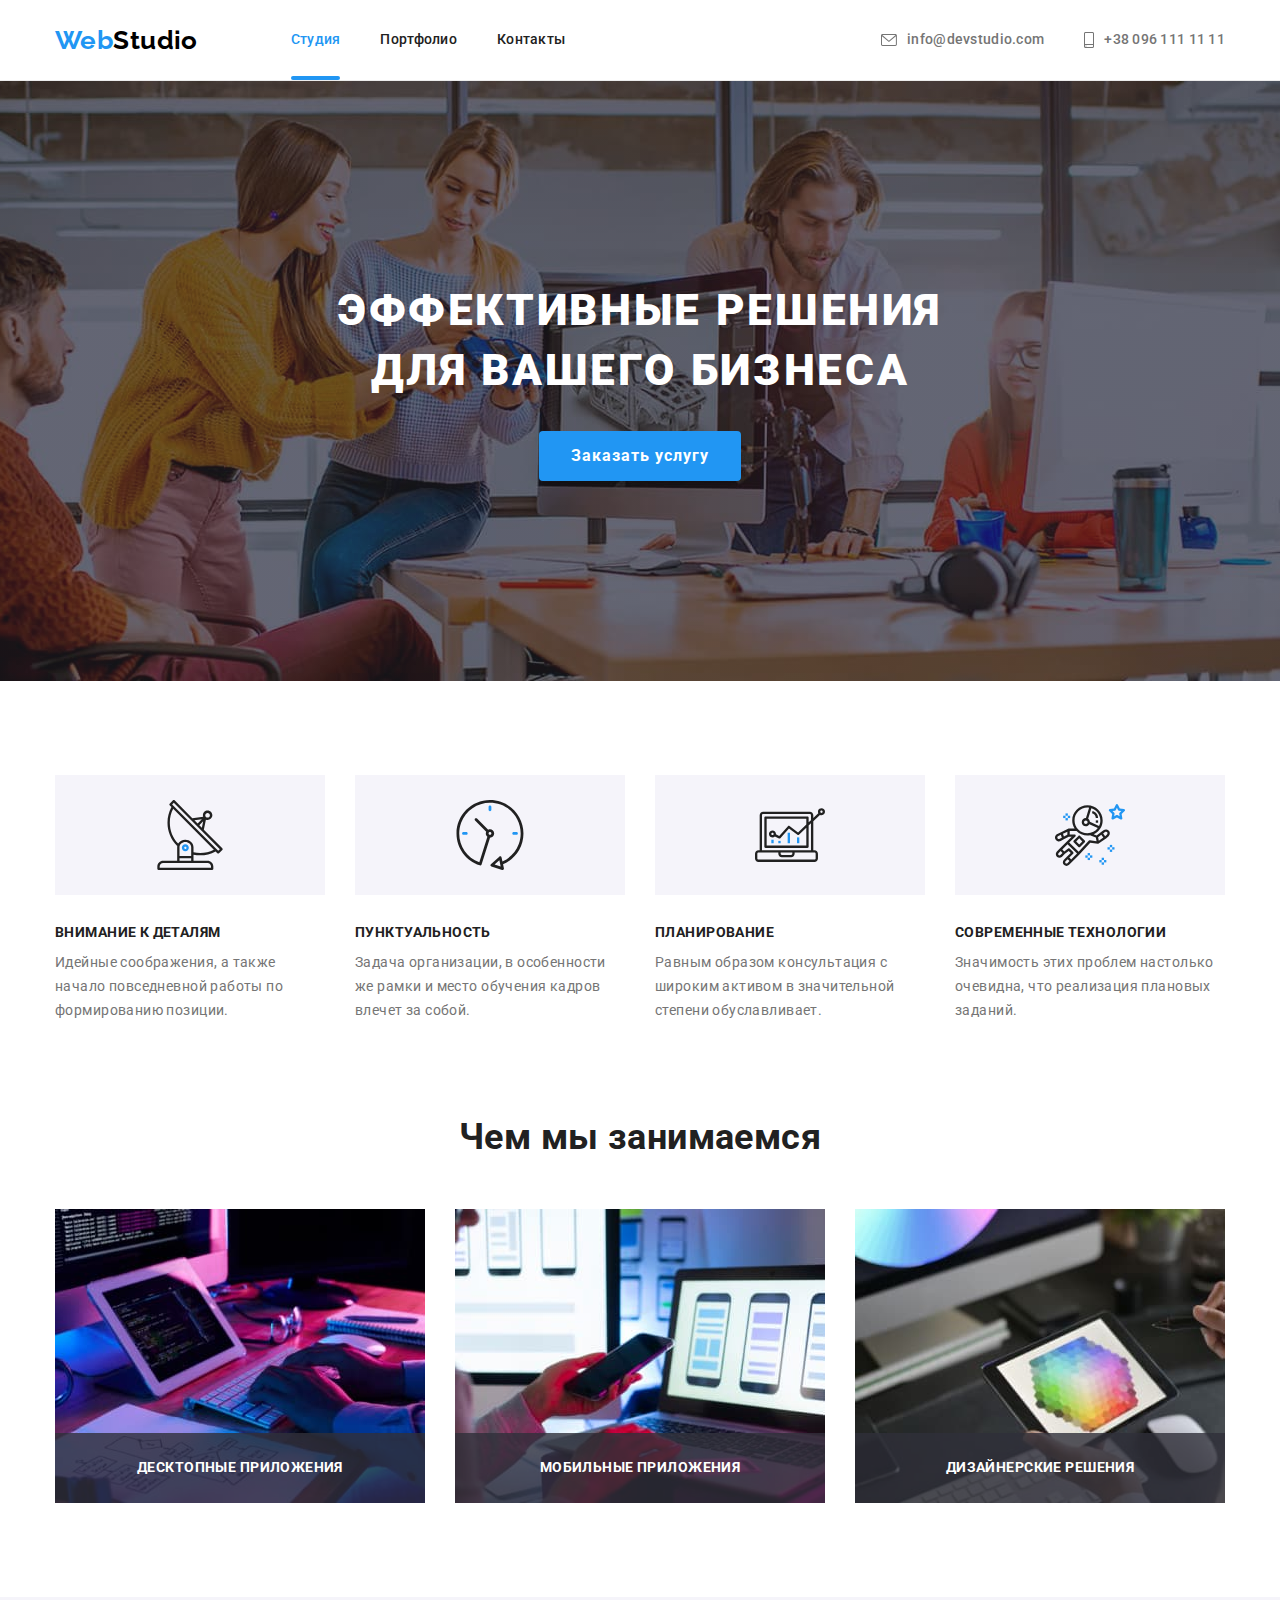
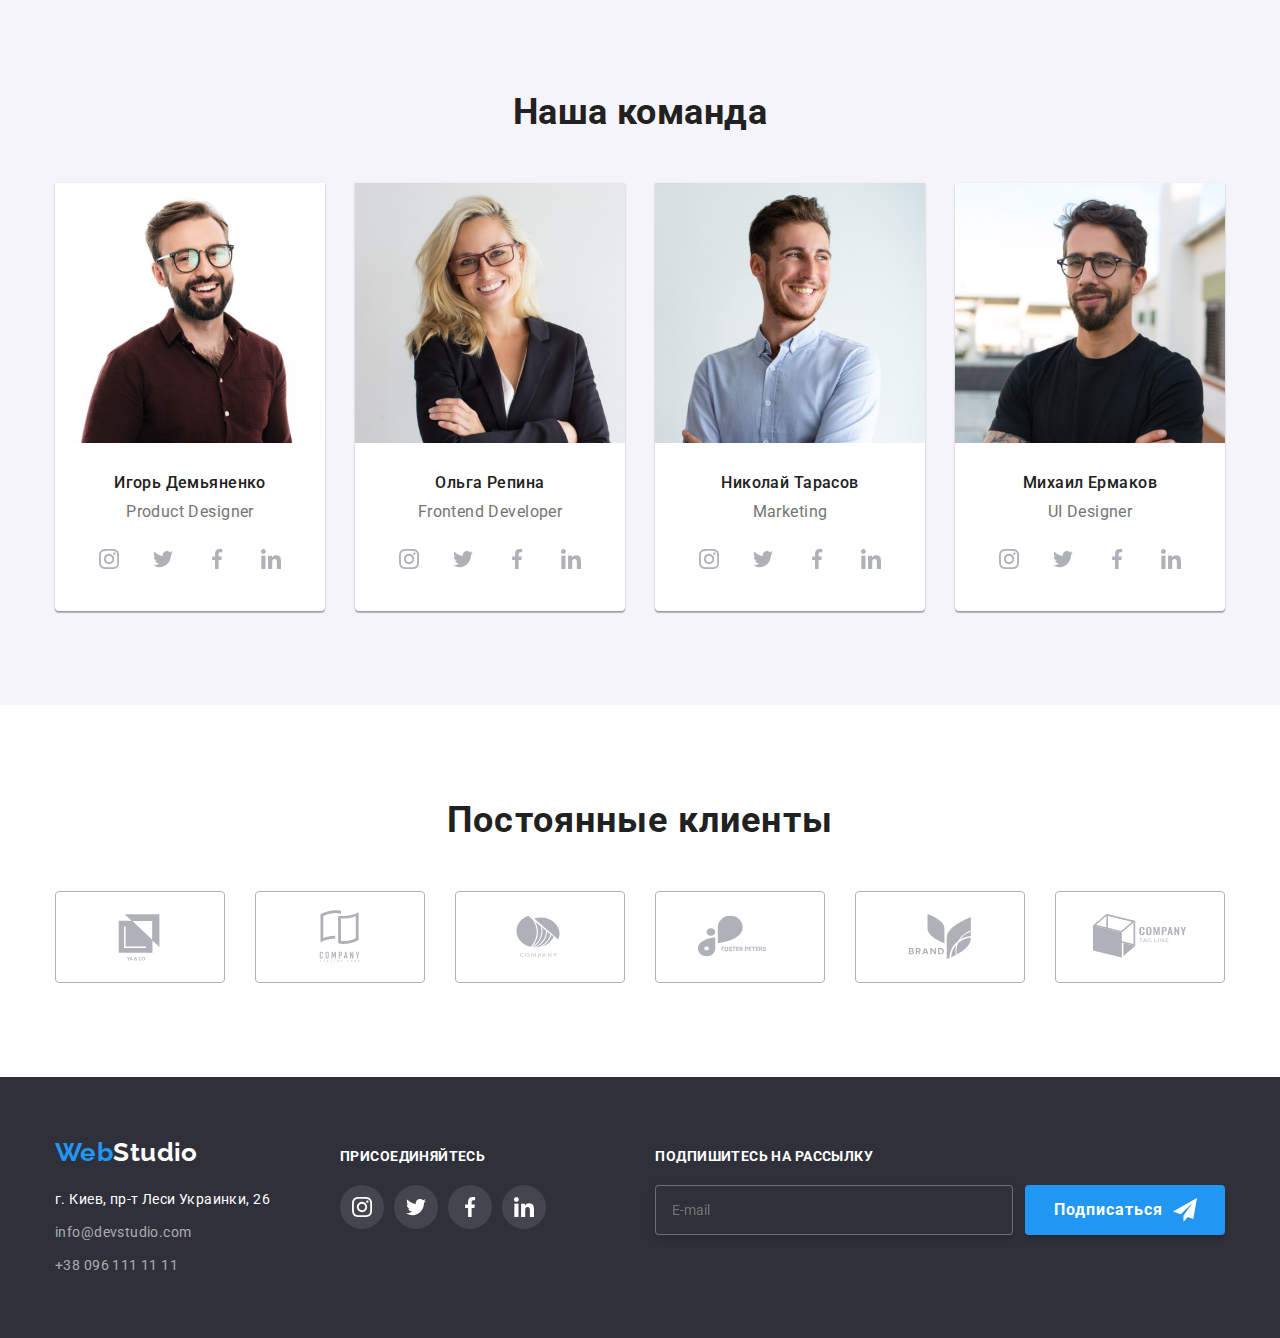
<file: index.html>
<!DOCTYPE html>
<html lang="ru">

<head>
    <meta charset="UTF-8">
    <meta http-equiv="X-UA-Compatible" content="IE=edge">
    <meta name="viewport" content="width=device-width, initial-scale=1.0">
    <title>Студия</title>
    <!--Custome fonts-->
    <link rel="preconnect" href="https://fonts.googleapis.com">
    <link rel="preconnect" href="https://fonts.gstatic.com" crossorigin>
    <link
        href="https://fonts.googleapis.com/css2?family=Raleway:wght@700&family=Roboto:wght@400;500;700;900&display=swap"
        rel="stylesheet">
    <!-- Normalize styles -->
    <link rel="stylesheet" href="https://cdn.jsdelivr.net/npm/modern-normalize@1.1.0/modern-normalize.min.css" />

    <!--Custome style-->
    <!-- <link rel="stylesheet" href="./css/styles.css"> -->
    <link rel="stylesheet" href="./css/main.min.css">

</head>

<body>
    <!-- Cекція Хедер-->
    <header class="header">
        <div class="container header__container">

            <a class="logo logo--header" href="./index.html"><span class="logo__accent">Web</span>Studio</a>
            <nav class="nav">
                <ul class="nav__list list ">
                    <li class="nav__item"><a class="nav__link link current__link" href="./index.html">Студия</a>
                    </li>
                    <li class="nav__item"><a class="nav__link link" href="./portfolio.html">Портфолио</a></li>
                    <li class="nav__item"><a class="nav__link link" href="./index.html">Контакты</a></li>
                </ul>
            </nav>

            <ul class="contact list">
                <li class="contact__item">
                    <a class="contact__link link" href="mailto:info@devstudio.com">
                        <svg class="contact__icon" width="16px" height="12px">
                            <use href="./images/icons.svg#icon-envelope"></use>
                        </svg>
                        info@devstudio.com</a>
                </li>
                <li class="contact__item">
                    <a class="contact__link link" href="tel:+380961111111">
                        <svg class="contact__icon" width="10px" height="16px">
                            <use href="./images/icons.svg#icon-smartphone"></use>
                        </svg>
                        +38 096 111 11 11</a>
                </li>
            </ul>

        </div>

    </header>

    <!--Блок унікального контенту на сторінці-->
    <main>

        <!--Секція Hero-->
        <section class="hero">
            <div class="container hero__container">
                <h1 class="hero__title">Эффективные решения для вашего бизнеса</h1>
                <button class="btn" type="button" data-modal-open>Заказать услугу</button>
            </div>

        </section>

        <!--Секція особливості-->
        <section class="features section">
            <div class="container features__container">
                <h2 class="visually-hidden">Особенности</h2>
                <ul class="features__list list">
                    <li class="features__item">
                        <div class="features__icon">
                            <svg width="70px" height="70px">
                                <use href="./images/icons.svg#icon-antenna">

                                </use>
                            </svg>
                        </div>
                        <h3 class="features__title">Внимание к деталям</h3>
                        <p class="features__descr">
                            Идейные соображения, а также начало повседневной работы по
                            формированию позиции.
                        </p>
                    </li>

                    <li class="features__item">
                        <div class="features__icon">
                            <svg width="70px" height="70px">
                                <use href="./images/icons.svg#icon-clock">

                                </use>
                            </svg>
                        </div>
                        <h3 class="features__title">Пунктуальность</h3>
                        <p class="features__descr">
                            Задача организации, в особенности же рамки и место обучения
                            кадров влечет за собой.
                        </p>
                    </li>

                    <li class="features__item">
                        <div class="features__icon">
                            <svg width="70px" height="70px">
                                <use href="./images/icons.svg#icon-diagram">

                                </use>
                            </svg>
                        </div>
                        <h3 class="features__title">Планирование</h3>
                        <p class="features__descr">
                            Равным образом консультация с широким активом в значительной
                            степени обуславливает.
                        </p>
                    </li>

                    <li class="features__item">
                        <div class="features__icon">
                            <svg width="70px" height="70px">
                                <use href="./images/icons.svg#icon-astronaut">

                                </use>
                            </svg>
                        </div>
                        <h3 class="features__title">Современные технологии</h3>
                        <p class="features__descr">
                            Значимость этих проблем настолько очевидна, что реализация
                            плановых заданий.
                        </p>
                    </li>
                </ul>
            </div>
        </section>


        <!--Секція чим ми займаємося-->
        <section class="about section">
            <div class="container about__container">
                <h2 class="about__title">Чем мы занимаемся</h2>
                <ul class="about__list list">
                    <li class="about__item">
                        <img src="./images/about/img-1.jpg" alt="написання коду" width="370">
                        <p class="about__descr">Десктопные приложения</p>
                    </li>

                    <li class="about__item">
                        <img src="./images/about/img-2.jpg" alt="адаптація до екрану" width="370">
                        <p class="about__descr">Мобильные приложения</p>
                    </li>

                    <li class="about__item">
                        <img src="./images/about/img-3.jpg" alt="підбір кольорів" width="370">
                        <p class="about__descr">Дизайнерские решения</p>
                    </li>
                </ul>
            </div>

        </section>

        <!--Секція Наша команда-->
        <section class="team section">
            <div class="container team__container">
                <h2 class="team__title">Наша команда</h2>
                <ul class="team__list list">
                    <li class="team__member">
                        <img src="./images/team/img-4.jpg" alt="фото Игорь Демьяненко" width="270" />
                        <div class="team-card">
                            <h3 class="team-card__title">Игорь Демьяненко</h3>
                            <p class="team-card__position" lang="en">Product Designer</p>
                            <ul class="social-media list">
                                <li class="social-media__item">
                                    <a class="social-media__link link" href="" target="_blank" rel="noopener noreferrer"
                                        aria-label="instagram">
                                        <svg class="social-media__icon" width="20" height="20">
                                            <use href="./images/icons.svg#icon-instagram"></use>
                                        </svg>
                                    </a>
                                </li>
                                <li class="social-media__item">
                                    <a class="social-media__link link" href="" target="_blank" rel="noopener noreferrer"
                                        aria-label="twitter">
                                        <svg class="social-media__icon" width="20" height="20">
                                            <use href="./images/icons.svg#icon-twitter"></use>
                                        </svg>
                                    </a>
                                </li>
                                <li class="social-media__item">
                                    <a class="social-media__link link" href="" target="_blank" rel="noopener noreferrer"
                                        aria-label="facebook">
                                        <svg class="social-media__icon" width="20" height="20">
                                            <use href="./images/icons.svg#icon-facebook"></use>
                                        </svg>
                                    </a>
                                </li>
                                <li class="social-media__item">
                                    <a class="social-media__link link" href="" target="_blank" rel="noopener noreferrer"
                                        aria-label="linkedin">
                                        <svg class="social-media__icon" width="20" height="20">
                                            <use href="./images/icons.svg#icon-linkedin"></use>
                                        </svg>
                                    </a>
                                </li>
                            </ul>
                        </div>
                    </li>
                    <li class="team__member">
                        <img src="./images/team/img-5.jpg" alt="фото Ольга Репина" width="270" />
                        <div class="team-card">
                            <h3 class="team-card__title">Ольга Репина</h3>
                            <p class="team-card__position" lang="en">Frontend Developer</p>
                            <ul class="social-media list">
                                <li class="social-media__item">
                                    <a class="social-media__link link" href="" target="_blank" rel="noopener noreferrer"
                                        aria-label="instagram">
                                        <svg class="social-media__icon" width="20" height="20">
                                            <use href="./images/icons.svg#icon-instagram"></use>
                                        </svg>
                                    </a>
                                </li>
                                <li class="social-media__item">
                                    <a class="social-media__link link" href="" target="_blank" rel="noopener noreferrer"
                                        aria-label="twitter">
                                        <svg class="social-media__icon" width="20" height="20">
                                            <use href="./images/icons.svg#icon-twitter"></use>
                                        </svg>
                                    </a>
                                </li>
                                <li class="social-media__item">
                                    <a class="social-media__link link" href="" target="_blank" rel="noopener noreferrer"
                                        aria-label="facebook">
                                        <svg class="social-media__icon" width="20" height="20">
                                            <use href="./images/icons.svg#icon-facebook"></use>
                                        </svg>
                                    </a>
                                </li>
                                <li class="social-media__item">
                                    <a class="social-media__link link" href="" target="_blank" rel="noopener noreferrer"
                                        aria-label="linkedin">
                                        <svg class="social-media__icon" width="20" height="20">
                                            <use href="./images/icons.svg#icon-linkedin"></use>
                                        </svg>
                                    </a>
                                </li>
                            </ul>
                        </div>
                    </li>

                    <li class="team__member">
                        <img src="./images/team/img-6.jpg" alt="фото Николай Тарасов" width="270" />
                        <div class="team-card">
                            <h3 class="team-card__title">Николай Тарасов</h3>
                            <p class="team-card__position" lang="en">Marketing</p>
                            <ul class="social-media list">
                                <li class="social-media__item">
                                    <a class="social-media__link link" href="" target="_blank" rel="noopener noreferrer"
                                        aria-label="instagram">
                                        <svg class="social-media__icon" width="20" height="20">
                                            <use href="./images/icons.svg#icon-instagram"></use>
                                        </svg>
                                    </a>
                                </li>
                                <li class="social-media__item">
                                    <a class="social-media__link link" href="" target="_blank" rel="noopener noreferrer"
                                        aria-label="twitter">
                                        <svg class="social-media__icon" width="20" height="20">
                                            <use href="./images/icons.svg#icon-twitter"></use>
                                        </svg>
                                    </a>
                                </li>
                                <li class="social-media__item">
                                    <a class="social-media__link link" href="" target="_blank" rel="noopener noreferrer"
                                        aria-label="facebook">
                                        <svg class="social-media__icon" width="20" height="20">
                                            <use href="./images/icons.svg#icon-facebook"></use>
                                        </svg>
                                    </a>
                                </li>
                                <li class="social-media__item">
                                    <a class="social-media__link link" href="" target="_blank" rel="noopener noreferrer"
                                        aria-label="linkedin">
                                        <svg class="social-media__icon" width="20" height="20">
                                            <use href="./images/icons.svg#icon-linkedin"></use>
                                        </svg>
                                    </a>
                                </li>
                            </ul>
                        </div>
                    </li>

                    <li class="team__member">
                        <img src="./images/team/img-7.jpg" alt="фото Михаил Ермаков" width="270" />
                        <div class="team-card">
                            <h3 class="team-card__title">Михаил Ермаков</h3>
                            <p class="team-card__position" lang="en">UI Designer</p>
                            <ul class="social-media list">
                                <li class="social-media__item">
                                    <a class="social-media__link link" href="" target="_blank" rel="noopener noreferrer"
                                        aria-label="instagram">
                                        <svg class="social-media__icon" width="20" height="20">
                                            <use href="./images/icons.svg#icon-instagram"></use>
                                        </svg>
                                    </a>
                                </li>
                                <li class="social-media__item">
                                    <a class="social-media__link link" href="" target="_blank" rel="noopener noreferrer"
                                        aria-label="twitter">
                                        <svg class="social-media__icon" width="20" height="20">
                                            <use href="./images/icons.svg#icon-twitter"></use>
                                        </svg>
                                    </a>
                                </li>
                                <li class="social-media__item">
                                    <a class="social-media__link link" href="" target="_blank" rel="noopener noreferrer"
                                        aria-label="facebook">
                                        <svg class="social-media__icon" width="20" height="20">
                                            <use href="./images/icons.svg#icon-facebook"></use>
                                        </svg>
                                    </a>
                                </li>
                                <li class="social-media__item">
                                    <a class="social-media__link link" href="" target="_blank" rel="noopener noreferrer"
                                        aria-label="linkedin">
                                        <svg class="social-media__icon" width="20" height="20">
                                            <use href="./images/icons.svg#icon-linkedin"></use>
                                        </svg>
                                    </a>
                                </li>
                            </ul>
                        </div>
                    </li>
                </ul>
            </div>
        </section>

        <section class="clients section">
            <div class="container clients__container">
                <h2 class="cliets__title">Постоянные клиенты</h2>
                <ul class="clients__list list">
                    <li class="clients__box">
                        <a class="clients__item link" href="">
                            <svg class="clients__icon" width="106px" height="60px">
                                <use href="./images/icons.svg#icon-logo-1"></use>
                            </svg>
                        </a>
                    </li>
                    <li class="clients__box">
                        <a class="clients__item" href="">
                            <svg class="clients__icon" width="106px" height="60px">
                                <use href="./images/icons.svg#icon-logo-2"></use>
                            </svg>
                        </a>
                    </li>
                    <li class="clients__box">
                        <a class="clients__item" href="">
                            <svg class="clients__icon" width="106px" height="60px">
                                <use href="./images/icons.svg#icon-logo-3"></use>
                            </svg>
                        </a>
                    </li>
                    <li class="clients__box">
                        <a class="clients__item" href="">
                            <svg class="clients__icon" width="106px" height="60px">
                                <use href="./images/icons.svg#icon-logo-4"></use>
                            </svg>
                        </a>
                    </li>
                    <li class="clients__box">
                        <a class="clients__item" href="">
                            <svg class="clients__icon" width="106px" height="60px">
                                <use href="./images/icons.svg#icon-logo-5"></use>
                            </svg>
                        </a>
                    </li>
                    <li class="clients__box">
                        <a class="clients__item" href="">
                            <svg class="clients__icon" width="106px" height="60px">
                                <use href="./images/icons.svg#icon-logo-6"></use>
                            </svg>
                        </a>
                    </li>
                </ul>
            </div>
        </section>





    </main>
    <footer class="footer">
        <div class="footer__box container">
            <div class="adress__box">
                <a class="logo logo--footer" href="./index.html"><span class="logo__accent">Web</span>Studio</a>

                <!--Секція Контакти-->
                <address>
                    <ul class="address__list list">
                        <li class="address__item">
                            <a class="address__link address__link--white link"
                                href="https://goo.gl/maps/YNEkaUULh8nP7Quw9" target="_blank"
                                rel="noopener nofollow noreferrer">г. Киев, пр-т Леси Украинки, 26</a>
                        </li>
                        <li class="address__item">
                            <a class="address__link link" href="mailto:info@devstudio.com">info@devstudio.com</a>
                        </li>
                        <li class="address__item">
                            <a class="address__link link" href="tel:+380961111111">+38 096 111 11 11</a>
                        </li>
                    </ul>
                </address>
            </div>
            <div class="follow">
                <strong class="follow__title">присоединяйтесь</strong>
                <ul class="social-media list">
                    <li class="social-media__item">
                        <a class="social-media__link social-media__link--grey link" href="" target="_blank"
                            rel="noopener noreferrer" aria-label="instagram">
                            <svg class="social-media__icon" width="20" height="20">
                                <use href="./images/icons.svg#icon-instagram"></use>
                            </svg>
                        </a>
                    </li>
                    <li class="social-media__item">
                        <a class="social-media__link social-media__link--grey link" href="" target="_blank"
                            rel="noopener noreferrer" aria-label="twitter">
                            <svg class="social-media__icon" width="20" height="20">
                                <use href="./images/icons.svg#icon-twitter"></use>
                            </svg>
                        </a>
                    </li>
                    <li class="social-media__item">
                        <a class="social-media__link social-media__link--grey  link" href="" target="_blank"
                            rel="noopener noreferrer" aria-label="facebook">
                            <svg class="social-media__icon" width="20" height="20">
                                <use href="./images/icons.svg#icon-facebook"></use>
                            </svg>
                        </a>
                    </li>
                    <li class="social-media__item">
                        <a class="social-media__link social-media__link--grey link" href="" target="_blank"
                            rel="noopener noreferrer" aria-label="linkedin">
                            <svg class="social-media__icon" width="20" height="20">
                                <use href="./images/icons.svg#icon-linkedin"></use>
                            </svg>
                        </a>
                    </li>
                </ul>

            </div>

            <div class="subscribe">
                <strong class="subscribe__title">Подпишитесь на рассылку</strong>
                <form class="subscribe__form" name="subscribe" autocomplete="off">
                    <label>
                        <input class="subscribe__input" type="text" name="E-mail" placeholder="E-mail" required>
                    </label>

                    <button class="btn btn--footer" type="submit">Подписаться
                        <svg class="btn__icon" width="24px" height="24px">
                            <use href="./images/icons.svg#icon-send"></use>
                        </svg>
                    </button>
                </form>

            </div>
        </div>

    </footer>

    <div class="backdrop is-hidden" data-modal>
        <div class="modal">
            <strong class="modal__title">Оставьте свои данные, мы вам перезвоним</strong>

            <button class="modal__close" data-modal-close>
                <svg class="modal__icon" width="18" height="18">
                    <use href="./images/icons.svg#icon-close"></use>
                </svg>
            </button>
            <form class="form" name="register-form" autocomplete="off">
                <label class="form__field">
                    <span class="form__label">Имя</span>
                    <input type="text" class="form__input" name="user-name" placeholder=" " required>
                    <svg class="form__icon" width="18px" height="18px">
                        <use href="./images/icons.svg#icon-person"></use>
                    </svg>
                </label>

                <label class="form__field">
                    <span class="form__label">Телефон</span>
                    <input type="tel" class="form__input" name="user-phone" placeholder=" " required>
                    <svg class="form__icon" width="18px" height="18px">
                        <use href="./images/icons.svg#icon-phone"></use>
                </label>

                <label class="form__field">
                    <span class="form__label">Почта</span>
                    <input type="email" class="form__input" name="user-mail" placeholder=" " required>
                    <svg class="form__icon" width="18px" height="18px">
                        <use href="./images/icons.svg#icon-email"></use>

                </label>

                <label class="form__field">
                    <span class="form__label">Комментарий</span>
                    <textarea class="form__comment" name="user-message" placeholder="Введите текст"></textarea>
                </label>

                <label class="check__label">

                    <input class="checkbox" type="checkbox" name="agreement"
                        value="Соглашаюсь с рассылкой и принимаю Условия договора" required>
                    <svg class="checkbox__icon" width="15px" height="15px">
                        <use href="./images/icons.svg#icon-check"></use>
                    </svg>
                    Соглашаюсь с рассылкой и принимаю
                    <a class="agreement" href="">Условия договора</a>

                </label>

                <button type="submit" class="btn btn--center">Отправить</button>

            </form>


        </div>
    </div>
    <script src="./js/modal.js"></script>
</body>

</html>
</file>
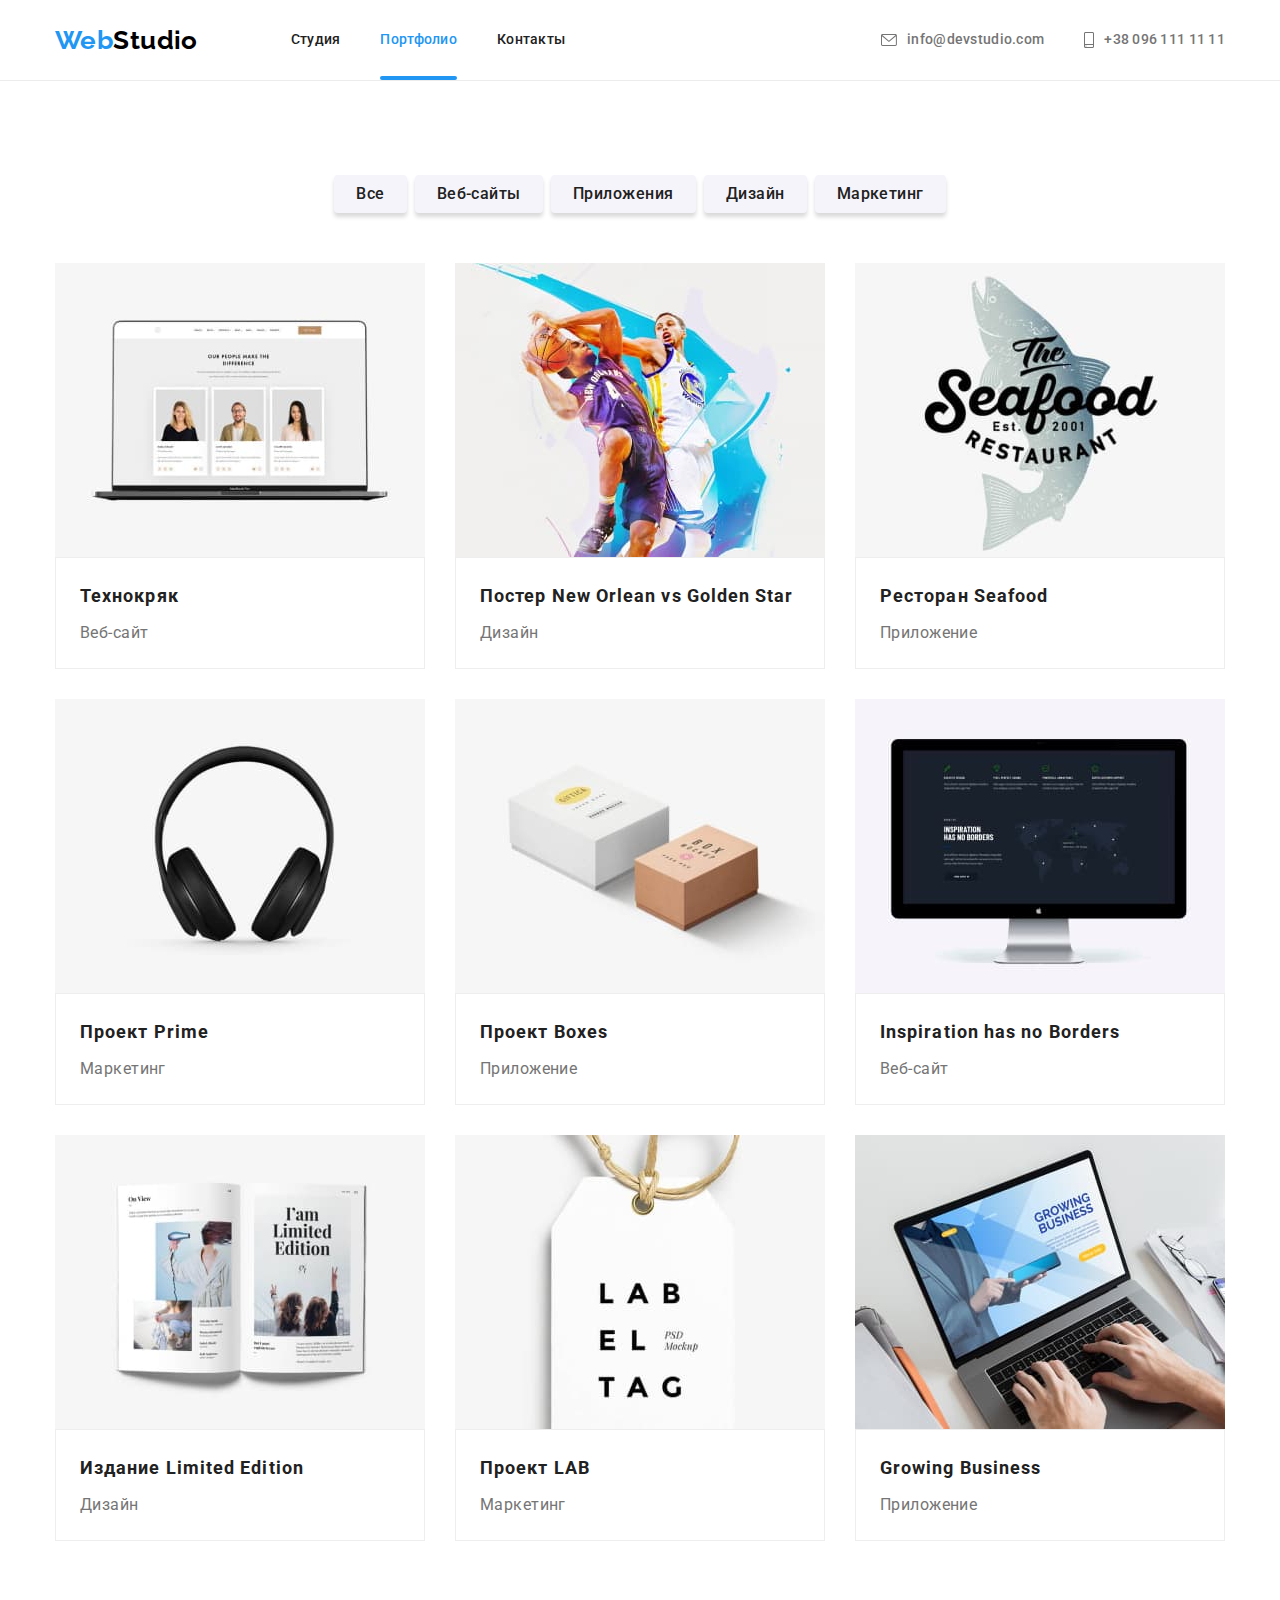
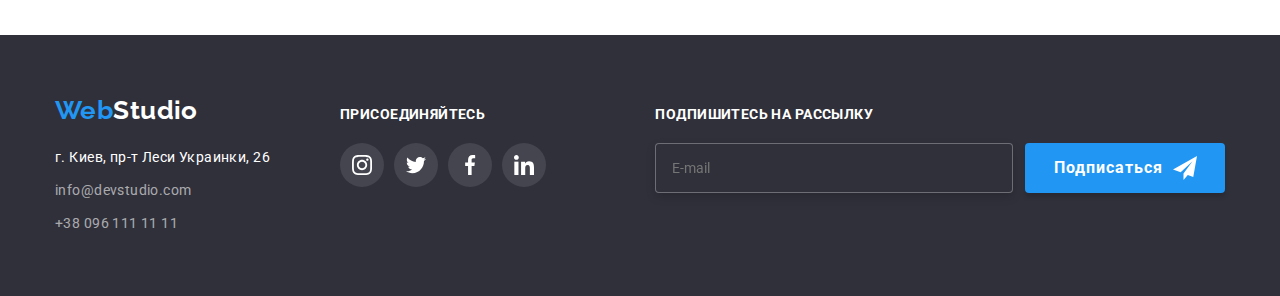
<file: portfolio.html>
<!DOCTYPE html>
<html lang="ru">

<head>
    <meta charset="UTF-8">
    <meta http-equiv="X-UA-Compatible" content="IE=edge">
    <meta name="viewport" content="width=device-width, initial-scale=1.0">
    <title>Портфолио</title>
    <!--Custome fonts-->
    <link rel="preconnect" href="https://fonts.googleapis.com">
    <link rel="preconnect" href="https://fonts.gstatic.com" crossorigin>
    <link
        href="https://fonts.googleapis.com/css2?family=Raleway:wght@700&family=Roboto:wght@400;500;700;900&display=swap"
        rel="stylesheet">

    <link rel="stylesheet" href="https://cdn.jsdelivr.net/npm/modern-normalize@1.1.0/modern-normalize.min.css" />
    <!--Custome style-->
    <!-- <link rel="stylesheet" href="./css/styles.css"> -->
    <link rel="stylesheet" href="./css/main.min.css">

</head>

<body>
    <!-- Cекція Хедер-->
    <header class="header">
        <div class="container header__container">

            <a class="logo logo--header" href="./index.html"><span class="logo__accent">Web</span>Studio</a>
            <nav class="nav">
                <ul class="nav__list list ">
                    <li class="nav__item"><a class="nav__link link" href="./index.html">Студия</a>
                    </li>
                    <li class="nav__item"><a class="nav__link link current__link" href="./portfolio.html">Портфолио</a>
                    </li>
                    <li class="nav__item"><a class="nav__link link" href="./index.html">Контакты</a></li>
                </ul>
            </nav>

            <ul class="contact list">
                <li class="contact__item">
                    <a class="contact__link link" href="mailto:info@devstudio.com">
                        <svg class="contact__icon" width="16px" height="12px">
                            <use href="./images/icons.svg#icon-envelope"></use>
                        </svg>
                        info@devstudio.com</a>
                </li>
                <li class="contact__item">
                    <a class="contact__link link" href="tel:+380961111111">
                        <svg class="contact__icon" width="10px" height="16px">
                            <use href="./images/icons.svg#icon-smartphone"></use>
                        </svg>
                        +38 096 111 11 11</a>
                </li>
            </ul>

        </div>

    </header>


    <main>

        <section class="portfolio section">
            <div class="portfolio__container container">
                <!--Секція Фільтри-->

                <ul class="filters list">
                    <li class="filters__item">
                        <button class="btn btn--filters" type="button">Все </button>
                    </li>
                    <li class="filters__item">
                        <button class="btn btn--filters" type="button">Веб-сайты</button>
                    </li>
                    <li class="filters__item">
                        <button class="btn btn--filters" type="button">Приложения</button>
                    </li>
                    <li class="filters__item">
                        <button class="btn btn--filters" type="button">Дизайн</button>
                    </li>
                    <li class="filters__item">
                        <button class="btn btn--filters" type="button">Маркетинг</button>
                    </li>
                </ul>

                <!--Секція Портфоліо-->
                <h1 class="visually-hidden">Портфолио</h1>
                <ul class="grid list">
                    <li class="grid__item">
                        <a class="grid__link link" href="">
                            <div class="grid__img">

                                <img src="./images/portfolio/img-1.jpg" alt="Веб-сайт на ноутбуке" width="370"
                                    height="294">
                                <div class="overlay">
                                    <p class="overlay__descr">Ресурс предлагает комплексные предложения с
                                        разным
                                        уровнем функционала и сервисов. Все это позволит посетителю получить
                                        исчерпывающие сведения <br>о компании или частном лице.</p>
                                </div>

                            </div>
                            <div class="grid__card">
                                <h2 class="grid__title">Технокряк</h2>
                                <p class="grid__descr">Веб-сайт</p>
                            </div>

                        </a>

                    </li>
                    <li class="grid__item">
                        <a class="grid__link link" href="">
                            <div class="grid__img">
                                <img src="./images/portfolio/img-2.jpg" alt="постер с баскетболистами" width="370"
                                    height="294">
                                <div class="overlay">
                                    <p class="overlay__descr">Ресурс предлагает комплексные предложения с
                                        разным
                                        уровнем функционала и сервисов. Все это позволит посетителю получить
                                        исчерпывающие сведения <br>о компании или частном лице.</p>
                                </div>
                            </div>
                            <div class="grid__card">
                                <h2 class="grid__title">Постер New Orlean vs Golden Star</h2>
                                <p class="grid__descr">Дизайн</p>
                            </div>
                        </a>
                    </li>
                    <li class="grid__item">
                        <a class="grid__link link" href="">
                            <div class="grid__img">
                                <img src="./images/portfolio/img-3.jpg" alt="эмблема ресторана Seafood" width="370"
                                    height="294">
                                <div class="overlay">
                                    <p class="overlay__descr">Ресурс предлагает комплексные предложения с
                                        разным
                                        уровнем функционала и сервисов. Все это позволит посетителю получить
                                        исчерпывающие сведения <br>о компании или частном лице.</p>
                                </div>
                            </div>
                            <div class="grid__card">
                                <h2 class="grid__title">Ресторан Seafood</h2>
                                <p class="grid__descr">Приложение</p>
                            </div>
                        </a>
                    </li>
                    <li class="grid__item">
                        <a class="grid__link link" href="">
                            <div class="grid__img">
                                <img src="./images/portfolio/img-4.jpg" alt="наушники" width="370" height="294">
                                <div class="overlay">
                                    <p class="overlay__descr">Ресурс предлагает комплексные предложения с
                                        разным
                                        уровнем функционала и сервисов. Все это позволит посетителю получить
                                        исчерпывающие сведения <br>о компании или частном лице.</p>
                                </div>
                            </div>
                            <div class="grid__card">
                                <h2 class="grid__title">Проект Prime</h2>
                                <p class="grid__descr">Маркетинг</p>
                            </div>
                        </a>

                    </li>
                    <li class="grid__item">
                        <a class="grid__link link" href="">
                            <div class="grid__img">
                                <img src="./images/portfolio/img-5.jpg" alt="коробки" width="370" height="294">
                                <div class="overlay">
                                    <p class="overlay__descr">Ресурс предлагает комплексные предложения с
                                        разным
                                        уровнем функционала и сервисов. Все это позволит посетителю получить
                                        исчерпывающие сведения <br>о компании или частном лице.</p>
                                </div>
                            </div>
                            <div class="grid__card">
                                <h2 class="grid__title">Проект Boxes</h2>
                                <p class="grid__descr">Приложение</p>
                            </div>
                        </a>
                    </li>
                    <li class="grid__item">
                        <a class="grid__link link" href="">
                            <div class="grid__img">
                                <img src="./images/portfolio/img-6.jpg" alt="монитор компьютера" width="370"
                                    height="294">
                                <div class="overlay">
                                    <p class="overlay__descr">Ресурс предлагает комплексные предложения с
                                        разным
                                        уровнем функционала и сервисов. Все это позволит посетителю получить
                                        исчерпывающие сведения <br>о компании или частном лице.</p>
                                </div>
                            </div>
                            <div class="grid__card">
                                <h2 class="grid__title" lang="en">Inspiration has no Borders</h2>
                                <p class="grid__descr">Веб-сайт</p>
                            </div>
                        </a>

                    </li>
                    <li class="grid__item">
                        <a class="grid__link link" href="">
                            <div class="grid__img">
                                <img src="./images/portfolio/img-7.jpg" alt="брошюра" width="370" height="294">
                                <div class="overlay">
                                    <p class="overlay__descr">Ресурс предлагает комплексные предложения с
                                        разным
                                        уровнем функционала и сервисов. Все это позволит посетителю получить
                                        исчерпывающие сведения <br>о компании или частном лице.</p>
                                </div>
                            </div>
                            <div class="grid__card">
                                <h2 class="grid__title">Издание Limited Edition</h2>
                                <p class="grid__descr">Дизайн</p>
                            </div>
                        </a>

                    </li>
                    <li class="grid__item">
                        <a class="grid__link link" href="">
                            <div class="grid__img">
                                <img src="./images/portfolio/img-8.jpg" alt="этикетка" width="370" height="294">
                                <div class="overlay">
                                    <p class="overlay__descr">Ресурс предлагает комплексные предложения с
                                        разным
                                        уровнем функционала и сервисов. Все это позволит посетителю получить
                                        исчерпывающие сведения <br>о компании или частном лице.</p>
                                </div>
                            </div>
                            <div class="grid__card">
                                <h2 class="grid__title">Проект LAB</h2>
                                <p class="grid__descr">Маркетинг</p>
                            </div>
                        </a>
                    </li>
                    <li class="grid__item">
                        <a class="grid__link link" href="">
                            <div class="grid__img">
                                <img src="./images/portfolio/img-9.jpg" alt="человек печатает на ноутбуке" width="370"
                                    height="294">
                                <div class="overlay">
                                    <p class="overlay__descr">Ресурс предлагает комплексные предложения с
                                        разным
                                        уровнем функционала и сервисов. Все это позволит посетителю получить
                                        исчерпывающие сведения <br>о компании или частном лице.</p>
                                </div>
                            </div>
                            <div class="grid__card">
                                <h2 class="grid__title" lang="en">Growing Business</h2>
                                <p class="grid__descr">Приложение</p>
                            </div>
                        </a>
                    </li>
                </ul>
            </div>
        </section>
    </main>

    <footer class="footer">
        <div class="footer__box container">
            <div class="adress__box">
                <a class="logo logo--footer" href="./index.html"><span class="logo__accent">Web</span>Studio</a>

                <!--Секція Контакти-->
                <address>
                    <ul class="address__list list">
                        <li class="address__item">
                            <a class="address__link address__link--white link"
                                href="https://goo.gl/maps/YNEkaUULh8nP7Quw9" target="_blank"
                                rel="noopener nofollow noreferrer">г. Киев, пр-т Леси Украинки, 26</a>
                        </li>
                        <li class="address__item">
                            <a class="address__link link" href="mailto:info@devstudio.com">info@devstudio.com</a>
                        </li>
                        <li class="address__item">
                            <a class="address__link link" href="tel:+380961111111">+38 096 111 11 11</a>
                        </li>
                    </ul>
                </address>
            </div>
            <div class="follow">
                <strong class="follow__title">присоединяйтесь</strong>
                <ul class="social-media list">
                    <li class="social-media__item">
                        <a class="social-media__link social-media__link--grey link" href="" target="_blank"
                            rel="noopener noreferrer" aria-label="instagram">
                            <svg class="social-media__icon" width="20" height="20">
                                <use href="./images/icons.svg#icon-instagram"></use>
                            </svg>
                        </a>
                    </li>
                    <li class="social-media__item">
                        <a class="social-media__link social-media__link--grey link" href="" target="_blank"
                            rel="noopener noreferrer" aria-label="twitter">
                            <svg class="social-media__icon" width="20" height="20">
                                <use href="./images/icons.svg#icon-twitter"></use>
                            </svg>
                        </a>
                    </li>
                    <li class="social-media__item">
                        <a class="social-media__link social-media__link--grey  link" href="" target="_blank"
                            rel="noopener noreferrer" aria-label="facebook">
                            <svg class="social-media__icon" width="20" height="20">
                                <use href="./images/icons.svg#icon-facebook"></use>
                            </svg>
                        </a>
                    </li>
                    <li class="social-media__item">
                        <a class="social-media__link social-media__link--grey link" href="" target="_blank"
                            rel="noopener noreferrer" aria-label="linkedin">
                            <svg class="social-media__icon" width="20" height="20">
                                <use href="./images/icons.svg#icon-linkedin"></use>
                            </svg>
                        </a>
                    </li>
                </ul>

            </div>

            <div class="subscribe">
                <strong class="subscribe__title">Подпишитесь на рассылку</strong>
                <form class="subscribe__form" name="subscribe" autocomplete="off">
                    <label>
                        <input class="subscribe__input" type="text" name="E-mail" placeholder="E-mail" required>
                    </label>

                    <button class="btn btn--footer" type="submit">Подписаться
                        <svg class="btn__icon" width="24px" height="24px">
                            <use href="./images/icons.svg#icon-send"></use>
                        </svg>
                    </button>
                </form>

            </div>
        </div>

    </footer>

</body>


</html>
</file>
<file: css/styles.css>
/* :root {
    --main-font: "Roboto";

    --title-text-color: #212121;
    --primary-text-color: #757575;
    --secondary-text-color: #FFFFFF;
    --accent-text-color: #2196F3;
    --logo-header-color: #000000;
    --hero-background-color: #C4C4C4;
    --hero-btn-accent-color: #188CE8;
    --team-background-color: #F5F4FA;
    --footer-background-color: #2F303A;

    --anim: 250ms cubic-bezier(0.4, 0, 0.2, 1);

} */


/* body {
    font-family: var(--main-font), sans-serif;
    font-weight: 400;
    font-size: 14px;
    letter-spacing: 0.03em;

    background-color: var(--secondary-text-color);

    color: var(--primary-text-color);
} */

/* reset */
/* h1,
h2,
h3,
h4,
h5,
h6,
p {
    margin: 0;
}

button {
    padding: 0;
    margin: 0;
    border-width: 0;
}

img {
    display: block;
    max-width: 100%;
    height: auto;
}

address {
    font-style: normal;
} */

/* .section {
    padding-top: 94px;
    padding-bottom: 94px;
} */

/* .container {
    width: 1200px;
    padding: 0 15px;
    margin: 0 auto;
    /* outline: 1px solid red; */

} */

/* Cкидання стилів за замовчуванням*/
/* .link {
    text-decoration: none;
}

.list {
    list-style: none;
    margin: 0;
    padding: 0;
} */

/* Секція Хедер */
/* .header {
    border-bottom: 1px solid #ECECEC;
}

.header__container {
    display: flex;
    align-items: center;
} */

/* .logo{
    font-family: "Raleway";
    font-style: normal;
    font-weight: 700;
    font-size: 26px;
    line-height: 1.19;
    color: var(--logo-header-color);
    text-decoration: none;
}

.logo--header {
    margin-right: 93px;
}

.logo__accent {
    color: var(--accent-text-color);
} */
/* 
.nav__list {
    display: flex;

    font-weight: 500;
    line-height: 1.14;
    letter-spacing: 0.02em;

    transition: color var(--anim);
}

.nav__list .nav__item+.nav__item {
    margin-left: 40px;
}

.nav__link {
    display: block;
    padding-top: 32px;
    padding-bottom: 32px;

    color: var(--title-text-color);
    transition: color var(--anim) ;
}


.nav__list :hover,
.nav__list :focus {
    color: var(--accent-text-color);
} */


/* .current__link {
    position: relative;
    color: var(--accent-text-color);
}

.current__link::after{
    content: "";
    position: absolute;
    bottom: 0;
    left: 0;

    width: 100%;
    height: 4px;
    display: inline-block;
    margin-right: 10px;

    background-color: var(--accent-text-color);
    border-radius: 2px;
} */

/* .contact .contact__item+.contact__item {
    margin-left: 40px;
}


.contact {
    display: flex;
    align-items: center;
    margin-left: auto;
   
}

.contact__icon {
    margin-right: 10px;
    fill: currentColor;
}


.contact__link {
    display: flex;
    align-items: center;

    padding-top: 32px;
    padding-bottom: 32px;

    color: var(--primary-text-color);
    font-weight: 500;
    line-height: 1.14;
    letter-spacing: 0.02em;

    transition: color var(--anim)
}

.contact__link:hover,
.contact__link:focus {
    color: var(--accent-text-color);
} */

/* Секція Hero */

/* .hero {
    max-width: 1600px;
    height: 600px;
    margin-left: auto;
    margin-right: auto;

    padding-top: 200px;
    padding-bottom: 200px;
    text-align: center;

    background-image: linear-gradient(to right,
            rgba(47, 48, 58, 0.4),
            rgba(47, 48, 58, 0.4)),
        url(../images/img-bgd.jpg);
    background-color: var(--hero-background-color);
    background-size: cover;
    background-position: center;
    background-repeat: no-repeat;
}


.hero__title {
    width: 696px;
    margin-left: auto;
    margin-right: auto;
    margin-bottom: 30px;

    font-weight: 900;
    font-size: 44px;
    line-height: 1.36;
    letter-spacing: 0.06em;
    text-transform: uppercase;
    color: var(--secondary-text-color);
} */

/* .btn {
    padding: 10px 32px;

    font-family: inherit;
    font-weight: 700;
    font-size: 16px;
    line-height: 1.88;
    letter-spacing: 0.06em;
    cursor: pointer;
    color: var(--secondary-text-color);

    background: var(--accent-text-color);
    box-shadow: 0px 4px 4px rgba(0, 0, 0, 0.15);
    border-radius: 4px;
    
    transition: background-color var(--anim);
}

.btn:hover,
.btn:focus {
    background-color: var(--hero-btn-accent-color);
} */

/* Секція особливості */

/* .visually-hidden {
    position: absolute;
    width: 1px;
    height: 1px;
    margin: -1px;
    border: 0;
    padding: 0;

    white-space: nowrap;
    clip-path: inset(100%);
    clip: rect(0 0 0 0);
    overflow: hidden;
} */
/* 
.features__list {
    display: flex;
}

.features__list .features__item+.features__item {
    margin-left: 30px;
}

.features__list>.features__item {
    width: 270px;
}

.features__icon {
    display: block;
    width: 270px;
    height: 120px;
    padding: 25px 100px 25px 100px;
    margin-bottom: 30px;
    background-color: var(--team-background-color);
}

.features__title {
    font-size: 14px;
    font-weight: 700;
    line-height: 1.14;
    text-transform: uppercase;
    color: var(--title-text-color);
    margin-bottom: 10px;
}

.features__descr {
    line-height: 1.71;
    color: var(--primary-text-color);
} */


/* Секція чим ми займаємося */
/* .about {
    padding-top: 0;
}

.about__title {
    margin-bottom: 50px;
    font-weight: 700;
    font-size: 36px;
    line-height: 1.16;
    text-align: center;

    color: var(--title-text-color);
}

.about__list {
    display: flex;
}

.about__item+.about__item {
    margin-left: 30px;
}

.about__item{
    position: relative;
}

.about__descr{
   position:absolute; 
   bottom: 0;

   width: 100%;
   height: 70px;
  display: flex;
  align-items: center;
  justify-content: center;

   font-weight: 700;
   line-height: 1.14;
   text-align: center;
   text-transform: uppercase;

   color: var(--secondary-text-color);
   background-color: rgba(47, 48, 58, 0.8);;
} */

/* Секція Наша команда */
/* .team {
    height: 100%;
    background-color: var(--team-background-color);
}

.team__title {
    margin-bottom: 50px;
    font-weight: 700;
    font-size: 36px;
    line-height: 1.17;
    text-align: center;

    color: var(--title-text-color);
}

.team__list {
    display: flex;
}

.team-card {
    padding-top: 30px;
    padding-bottom: 30px;
}

.team__member {
    box-shadow: 0px 1px 3px rgba(0, 0, 0, 0.12), 0px 1px 1px rgba(0, 0, 0, 0.14), 0px 2px 1px rgba(0, 0, 0, 0.2);
    border-radius: 0px 0px 4px 4px;
    background-color: var(--secondary-text-color);
}

.team__member+.team__member {
    margin-left: 30px;
}

.team-card__title {
    margin-bottom: 10px;
    text-align: center;

    font-weight: 500;
    font-size: 16px;
    line-height: 1.19;

    color: var(--title-text-color);
}

.team-card__position {
    margin-bottom: 16px;
    text-align: center;
    font-size: 16px;
    line-height: 1.19;

    color: var(--primary-text-color);
} */

/* Оформлення іконок */
/* .social-media {
    display: flex;
    justify-content: center;

}

.social-media__item:not(:last-child) {
    margin-right: 10px;
}

.social-media__link {
    display: flex;
    align-items: center;
    justify-content: center;
    width: 44px;
    height: 44px;
    color: #AFB1B8;
    background-color: var(--secondary-text-color);
    border-radius: 50%;

    transition: color var(--anim), background-color var(--anim);
   

   }

.social-media__link:hover,
.social-media__link:focus {
    color: var(--secondary-text-color);
    background-color: var(--accent-text-color);
 
}

.social-media__icon {
    fill: currentColor; */
}

/* Секція Clients */


/* .cliets__title {
    font-weight: 700;
    font-size: 36px;
    line-height: 1.17;
    text-align: center;
    letter-spacing: 0.03em;

    color: var(--title-text-color);
}

.clients__box:not(:last-child) {
    margin-right: 30px;
} 

.clients__list {
    display: flex;
    align-items: center;
    justify-content: center;
    margin-top: 50px;
}

.clients__item {
    display: flex;
    align-items: center;
    justify-content: center;
    width: 170px;
    height: 92px;
    
    border: 1px solid #AFB1B8;
    border-radius: 4px;
    color: #AFB1B8;

    transition: color var(--anim), border-color var(--anim);
}

.clients__item:hover,
.clients__item:focus {
    border-color: var(--accent-text-color);
    color: var(--accent-text-color);
}

.clients__icon {
    fill: currentColor;
} */

/* Секція footer */
/* .footer {
    padding-top: 60px;
    padding-bottom: 60px;
    background-color: var(--footer-background-color);
} */


/* .logo--footer {
    display: block;
    margin-bottom: 20px;

    color: var(--secondary-text-color);
} */

/* Секція Контакти */

/* .footer__box {
    display: flex;
    align-items: baseline;
}

.address__link{
    line-height: 1.71;

    color: rgba(255, 255, 255, 0.6);

    transition: color var(--anim);
}

.address__link--white{
    color: var(--secondary-text-color);
}

.address__link:hover,
.address__link:focus {
    color: var(--accent-text-color);
}


.address__item+.address__item {
    margin-top: 9px;
}


/* Секція присоединяйтесь */
/* .follow {
    margin-left: 70px;
}

.follow__title {
    display: block;
    margin-bottom: 20px;
    height: 16px;
    font-weight: 700;
    line-height: 1.14;
    text-transform: uppercase;
    color: var(--secondary-text-color);
}  */

/* .social-media__link--grey {
    background-color: rgba(255, 255, 255, 0.1);
}

.social-media__link--grey:hover,
.social-media__link--grey:focus {
    background-color: var(--accent-text-color);
} */

/* Секція Подпишитесь */
/* .subscribe{
    margin-left: auto;
}

.subscribe__title {
    display: block;
    margin-bottom: 20px;
    font-weight: 700;
    line-height: 1.14;
    text-transform: uppercase;

    color: var(--secondary-text-color);
}

.subscribe__form{
    display: flex;
}

.subscribe__input{
    width: 358px;
    height: 50px;
    padding-top:15px;
    padding-bottom: 15px;
    padding-left:16px ;

    color: var(--secondary-text-color);

    border: 1px solid rgba(255, 255, 255, 0.3);
    filter: drop-shadow(0px 4px 4px rgba(0, 0, 0, 0.15));
    border-radius: 4px;

    background-color: var(--footer-background-color);

    transition: border var(--anim);
}

.subscribe__input:focus-within,
.subscribe__input:hover{
    border: 1px solid var(--secondary-text-color);
} */

/* .btn--footer{
    position: relative;
    padding-top: 10px;
    padding-right: 62px ;
    padding-bottom: 10px;
    padding-left: 29px;
    
    margin-left: 12px;
} */

/* .btn__icon {
    position: absolute;
    top: 13px;
    right: 28px;

    fill: var(--secondary-text-color)
} */

/* Секція Фільтри */


/* .filters {
    display: flex;
    justify-content: center;
    margin-right: auto; 
    margin-bottom: 50px;
     margin-left: auto; 
} 

/* .filters__item+.filters__item {
    margin-left: 8px;
} */

/* .btn--filters {
    padding: 6px 22px;

    font-weight: 500;
    line-height: 1.62;
    letter-spacing: 0.03em;
    background-color: var(--team-background-color);

    color: var(--title-text-color);

    transition: color var(--anim), background-color var(--anim), box-shadow var(--anim);
}

.btn--filters:hover,
.btn--filters:focus,
.btn--filters:active {
    background-color: var(--accent-text-color);
    box-shadow: 0px 3px 1px rgba(0, 0, 0, 0.1), 0px 1px 2px rgba(0, 0, 0, 0.08), 0px 2px 2px rgba(0, 0, 0, 0.12);

    color: var(--secondary-text-color);
} */

/* Секція Портфоліо */
/* .grid {
    display: flex;
    flex-wrap: wrap;

}

.grid__item {
    position: relative; 
    width: 370px;
    margin-right: 30px;
    margin-bottom: 30px;
    border: 1px solid #EEEEEE;
}

.grid__item:nth-child(3n) {
    margin-right: 0;

}

.grid__item:nth-last-child(-n + 3) {
    margin-bottom: 0;
    background-color: orange; 
}

.grid__link{
    display: block;

    transition: box-shadow var(--anim)
}

.grid__link:hover,
.grid__link:focus {
    box-shadow: 0px 1px 1px rgba(0, 0, 0, 0.12), 0px 4px 4px rgba(0, 0, 0, 0.06), 1px 4px 6px rgba(0, 0, 0, 0.16);
    ;
}

.grid__img {
    position: relative;
    display: block;

    overflow: hidden;
}

.grid__card {
    padding-top: 20px;
    padding-right: 24px;
    padding-bottom: 20px;
    padding-left: 24px;
    border: 1px solid #EEEEEE;

}

.grid__link:hover .overlay,
.grid__link:focus .overlay {
    transform: translateY(0);
    opacity: 1;
}

.grid__title {
    margin-bottom: 4px;

    font-weight: 700;
    font-size: 18px;
    line-height: 2;
    letter-spacing: 0.06em;

    color: var(--title-text-color);
}

.grid__descr {
    font-size: 16px;
    line-height: 1.88;
    color: var(--primary-text-color);

} */


/* портфоліо оверлей */

/* .overlay{
    position:absolute;
    top: 0;
    left: 0;
    
    transform: translateY(100%); 
    opacity: 0;

    display: flex;
    align-items: center;
    justify-content: center;
    
    padding: 63px 24px;
    background-color: rgba(33, 150, 243, 0.9);

    transition: transform var(--anim), opacity var(--anim);
}

.overlay__descr{
    font-size: 18px;
    line-height: 1.56;

    color: var(--secondary-text-color);
} */


/* Модальне вікно */
/* .backdrop{
    position: fixed;
    top: 0;
    left: 0;
    width: 100%;
    height: 100%;
    background-color: rgba(0, 0, 0, 0.2);

    opacity: 1;
    visibility: visible;
    pointer-events: initial;

    transition: opacity var(--anim), visibility var(--anim);

}

.backdrop.is-hidden{
    opacity: 0;
    visibility: hidden;
    pointer-events: none;
}

.backdrop.is-hidden .modal {
    transform: translate(-50%, -50%) scale(0.9);
} */

/* .modal{
    position: absolute;
    top: 50%;
    left: 50%;
   
    width: 528px;
    height: 581px;

    display: block;
    padding: 40px;
    align-items: center;
    justify-content: center;
   
    background-color: var(--secondary-text-color);
    box-shadow: 0px 1px 3px rgba(0, 0, 0, 0.12), 0px 1px 1px rgba(0, 0, 0, 0.14), 0px 2px 1px rgba(0, 0, 0, 0.2);
    border-radius: 4px;

    transform: translate(-50%, -50%) scale(1.0);
    transition: transform var(--anim);
}


.modal__close{
    position: absolute;
    top: 8px;
    right: 8px;

    display: flex;
    align-items: center;
    justify-content: center;

    width: 30px;
    height: 30px;

    background-color: var(--secondary-text-color);
    border: 1px solid rgba(0, 0, 0, 0.1);
    border-radius: 50%;
    cursor: pointer;

    transition: fill var(--anim);
}
.modal__close:hover,
.modal__close:focus{
    fill: var(--accent-text-color);
}

.modal__title {
    display: block;
    margin-bottom: 12px;
    font-weight: 700;
    font-size: 20px;
    line-height: 1.15;
    /* text-align: center; 

    color: var(--title-text-color);
} */

/* .form{
   width: 448px;
   height: 342px;
  }

  .form__field {
    position: relative;
    display: block;
    margin-bottom: 10px;
  }

  .form__field:nth-child(4) {
    margin-bottom: 0;
  }

.form__label{
    display: block;
    margin-bottom: 4px;

    font-size: 12px;
    line-height: 1.16;
    letter-spacing: 0.01em;

    color: var(--primary-text-color);
}

.form__input {
    width: 100%;
    padding: 11px 12px ;
    padding-left: 42px;
   
    border: 1px solid rgba(33, 33, 33, 0.2); 
    border-radius: 0.25rem;  
   
    transition: border var(--anim);
}

.form__input:focus-within,
.form__input:hover{
    outline: none;
    border: 1px solid var(--accent-text-color);
}



.form__comment{
    display: block;
    padding: 12px 16px;
   
    width: 100%;
    height: 120px;

    resize: none;

    font-size: 12px;
    line-height: 1.16;
    letter-spacing: 0.01em;

    color: rgba(117, 117, 117, 0.5);
    
    border: 1px solid rgba(33, 33, 33, 0.2);
    border-radius: 4px;
    
    transition: border var(--anim);
}

.form__comment:focus-within,
.form__comment:hover{
    outline: none;
    border: 1px solid var(--accent-text-color)
}

.form__icon{
    position: absolute;
    top: 50%;
    left: 12px;

    transition: fill var(--anim);
}

.form__field:focus-within > .form__icon,
.form__field:hover>.form__icon{
    fill: var(--accent-text-color)
} */

/* .check__label{
    display: inline-block;
    margin-top:20px ;
    margin-bottom: 30px ;
    
    line-height: 1.71;

    color: var(--primary-text-color);

}
.checkbox{
    position: absolute;
    width: 1px;
    height: 1px;
    margin: -1px;
    border: 0;
    padding: 0;
    clip: rect(0 0 0 0);
    overflow: hidden;
 
    color: var(--primary-text-color);
}

.checkbox__icon{
    display: inline-block;
    margin-right: 7px;

    border: 2px solid var(--title-text-color);
    border-radius: 2px;

    transition: background-color var(--anim);
}

.checkbox:checked + .checkbox__icon{
    border-color: transparent;
    background-color: var(--accent-text-color);
    background-size: contain;
    background-origin: border-box;
    transition: background-color var(--anim);
}

.agreement{
    text-decoration: underline;
    color: var(--accent-text-color);
  
    line-height: 1.71
      
} */
/* .btn--center{
    display: flex;
    justify-content: center;
    margin-right: auto;
    margin-left:auto;
    padding: 10px 55px;
} */
</file>
<file: css/main.min.css>
:root{--main-font: "Roboto";--title-text-color: #212121;--primary-text-color: #757575;--secondary-text-color: #FFFFFF;--accent-text-color: #2196F3;--logo-header-color: #000000;--hero-background-color: #C4C4C4;--hero-btn-accent-color: #188CE8;--team-background-color: #F5F4FA;--footer-background-color: #2F303A;--anim: 250ms cubic-bezier(0.4, 0, 0.2, 1)}.visually-hidden{position:absolute;width:1px;height:1px;margin:-1px;border:0;padding:0;white-space:nowrap;-webkit-clip-path:inset(100%);clip-path:inset(100%);clip:rect(0 0 0 0);overflow:hidden}body{font-family:var(--main-font),sans-serif;font-weight:400;font-size:14px;letter-spacing:.03em;background-color:var(--secondary-text-color);color:var(--primary-text-color)}h1,h2,h3,h4,h5,h6,p{margin:0}button{padding:0;margin:0;border-width:0}img{display:block;max-width:100%;height:auto}address{font-style:normal}.link{text-decoration:none}.list{list-style:none;margin:0;padding:0}.section{padding-top:94px;padding-bottom:94px}.container{width:1200px;padding:0 15px;margin:0 auto}.header{border-bottom:1px solid #ececec}.header__container{display:-webkit-box;display:-ms-flexbox;display:flex;-webkit-box-align:center;-ms-flex-align:center;align-items:center}.logo{font-family:"Raleway";font-style:normal;font-weight:700;font-size:26px;line-height:1.19;color:var(--logo-header-color);text-decoration:none}.logo--header{margin-right:93px}.logo__accent{color:var(--accent-text-color)}.logo--footer{display:block;margin-bottom:20px;color:var(--secondary-text-color)}.nav__list{display:-webkit-box;display:-ms-flexbox;display:flex;font-weight:500;line-height:1.14;letter-spacing:.02em}.nav__list .nav__item+.nav__item{margin-left:40px}.nav__link{display:block;padding-top:32px;padding-bottom:32px;color:var(--title-text-color);-webkit-transition:color var(--anim);transition:color var(--anim)}.nav__link:hover,.nav__link:focus{color:var(--accent-text-color)}.current__link{position:relative;color:var(--accent-text-color)}.current__link::after{content:"";position:absolute;bottom:0;left:0;width:100%;height:4px;display:inline-block;margin-right:10px;background-color:var(--accent-text-color);border-radius:2px}.contact{display:-webkit-box;display:-ms-flexbox;display:flex;-webkit-box-align:center;-ms-flex-align:center;align-items:center;margin-left:auto}.contact .contact__item+.contact__item{margin-left:40px}.contact__icon{margin-right:10px;fill:currentColor}.contact__link{display:-webkit-box;display:-ms-flexbox;display:flex;-webkit-box-align:center;-ms-flex-align:center;align-items:center;padding-top:32px;padding-bottom:32px;color:var(--primary-text-color);font-weight:500;line-height:1.14;letter-spacing:.02em;-webkit-transition:color var(--anim);transition:color var(--anim)}.contact__link:hover,.contact__link:focus{color:var(--accent-text-color)}.hero{max-width:1600px;height:600px;margin-left:auto;margin-right:auto;padding-top:200px;padding-bottom:200px;text-align:center;background-image:-webkit-gradient(linear, left top, right top, from(rgba(47, 48, 58, 0.4)), to(rgba(47, 48, 58, 0.4))),url(../images/img-bgd.jpg);background-image:linear-gradient(to right, rgba(47, 48, 58, 0.4), rgba(47, 48, 58, 0.4)),url(../images/img-bgd.jpg);background-color:var(--hero-background-color);background-size:cover;background-position:center;background-repeat:no-repeat}.hero__title{width:696px;margin-left:auto;margin-right:auto;margin-bottom:30px;font-weight:900;font-size:44px;line-height:1.36;letter-spacing:.06em;text-transform:uppercase;color:var(--secondary-text-color)}.btn{padding:10px 32px;font-family:inherit;font-weight:700;font-size:16px;line-height:1.88;letter-spacing:.06em;cursor:pointer;color:var(--secondary-text-color);background:var(--accent-text-color);-webkit-box-shadow:0px 4px 4px rgba(0,0,0,.15);box-shadow:0px 4px 4px rgba(0,0,0,.15);border-radius:4px;-webkit-transition:background-color var(--anim);transition:background-color var(--anim)}.btn:hover,.btn:focus{background-color:var(--hero-btn-accent-color)}.btn--footer{position:relative;padding-top:10px;padding-right:62px;padding-bottom:10px;padding-left:29px;margin-left:12px}.btn__icon{position:absolute;top:13px;right:28px;fill:var(--secondary-text-color)}.btn--filters{padding:6px 22px;font-weight:500;line-height:1.62;letter-spacing:.03em;background-color:var(--team-background-color);color:var(--title-text-color);-webkit-transition:color var(--anim),background-color var(--anim),-webkit-box-shadow var(--anim);transition:color var(--anim),background-color var(--anim),-webkit-box-shadow var(--anim);transition:color var(--anim),background-color var(--anim),box-shadow var(--anim);transition:color var(--anim),background-color var(--anim),box-shadow var(--anim),-webkit-box-shadow var(--anim)}.btn--filters:hover,.btn--filters:focus,.btn--filters:active{background-color:var(--accent-text-color);-webkit-box-shadow:0px 3px 1px rgba(0,0,0,.1),0px 1px 2px rgba(0,0,0,.08),0px 2px 2px rgba(0,0,0,.12);box-shadow:0px 3px 1px rgba(0,0,0,.1),0px 1px 2px rgba(0,0,0,.08),0px 2px 2px rgba(0,0,0,.12);color:var(--secondary-text-color)}.btn--center{display:-webkit-box;display:-ms-flexbox;display:flex;-webkit-box-pack:center;-ms-flex-pack:center;justify-content:center;margin-right:auto;margin-left:auto;padding:10px 55px}.features__list{display:-webkit-box;display:-ms-flexbox;display:flex}.features__list .features__item+.features__item{margin-left:30px}.features__list>.features__item{width:270px}.features__icon{display:block;width:270px;height:120px;padding:25px 100px 25px 100px;margin-bottom:30px;background-color:var(--team-background-color)}.features__title{font-size:14px;font-weight:700;line-height:1.14;text-transform:uppercase;color:var(--title-text-color);margin-bottom:10px}.features__descr{line-height:1.71;color:var(--primary-text-color)}.about{padding-top:0}.about__title{margin-bottom:50px;font-weight:700;font-size:36px;line-height:1.16;text-align:center;color:var(--title-text-color)}.about__list{display:-webkit-box;display:-ms-flexbox;display:flex}.about__item{position:relative}.about__item+.about__item{margin-left:30px}.about__descr{position:absolute;bottom:0;width:100%;height:70px;display:-webkit-box;display:-ms-flexbox;display:flex;-webkit-box-align:center;-ms-flex-align:center;align-items:center;-webkit-box-pack:center;-ms-flex-pack:center;justify-content:center;font-weight:700;line-height:1.14;text-align:center;text-transform:uppercase;color:var(--secondary-text-color);background-color:rgba(47,48,58,.8)}.team{height:100%;background-color:var(--team-background-color)}.team__title{margin-bottom:50px;font-weight:700;font-size:36px;line-height:1.17;text-align:center;color:var(--title-text-color)}.team__list{display:-webkit-box;display:-ms-flexbox;display:flex}.team__member{-webkit-box-shadow:0px 1px 3px rgba(0,0,0,.12),0px 1px 1px rgba(0,0,0,.14),0px 2px 1px rgba(0,0,0,.2);box-shadow:0px 1px 3px rgba(0,0,0,.12),0px 1px 1px rgba(0,0,0,.14),0px 2px 1px rgba(0,0,0,.2);border-radius:0px 0px 4px 4px;background-color:var(--secondary-text-color)}.team__member+.team__member{margin-left:30px}.team-card{padding-top:30px;padding-bottom:30px}.team-card__title{margin-bottom:10px;text-align:center;font-weight:500;font-size:16px;line-height:1.19;color:var(--title-text-color)}.team-card__position{margin-bottom:16px;text-align:center;font-size:16px;line-height:1.19;color:var(--primary-text-color)}.social-media{display:-webkit-box;display:-ms-flexbox;display:flex;-webkit-box-pack:center;-ms-flex-pack:center;justify-content:center}.social-media__item:not(:last-child){margin-right:10px}.social-media__link{display:-webkit-box;display:-ms-flexbox;display:flex;-webkit-box-align:center;-ms-flex-align:center;align-items:center;-webkit-box-pack:center;-ms-flex-pack:center;justify-content:center;width:44px;height:44px;color:#afb1b8;background-color:var(--secondary-text-color);border-radius:50%;-webkit-transition:color var(--anim),background-color var(--anim);transition:color var(--anim),background-color var(--anim)}.social-media__link:hover,.social-media__link:focus{color:var(--secondary-text-color);background-color:var(--accent-text-color)}.social-media__link--grey{color:var(--secondary-text-color);background-color:rgba(255,255,255,.1)}.social-media__link--grey:hover,.social-media__link--grey:focus{background-color:var(--accent-text-color)}.social-media__icon{fill:currentColor}.cliets__title{font-weight:700;font-size:36px;line-height:1.17;text-align:center;letter-spacing:.03em;color:var(--title-text-color)}.clients__box:not(:last-child){margin-right:30px}.clients__list{display:-webkit-box;display:-ms-flexbox;display:flex;-webkit-box-align:center;-ms-flex-align:center;align-items:center;-webkit-box-pack:center;-ms-flex-pack:center;justify-content:center;margin-top:50px}.clients__item{display:-webkit-box;display:-ms-flexbox;display:flex;-webkit-box-align:center;-ms-flex-align:center;align-items:center;-webkit-box-pack:center;-ms-flex-pack:center;justify-content:center;width:170px;height:92px;border:1px solid #afb1b8;border-radius:4px;color:#afb1b8;-webkit-transition:color var(--anim),border-color var(--anim);transition:color var(--anim),border-color var(--anim)}.clients__item:hover,.clients__item:focus{border-color:var(--accent-text-color);color:var(--accent-text-color)}.clients__icon{fill:currentColor}.footer{padding-top:60px;padding-bottom:60px;background-color:var(--footer-background-color)}.footer__box{display:-webkit-box;display:-ms-flexbox;display:flex;-webkit-box-align:baseline;-ms-flex-align:baseline;align-items:baseline}.address__link{line-height:1.71;color:rgba(255,255,255,.6);-webkit-transition:color var(--anim);transition:color var(--anim)}.address__link--white{color:var(--secondary-text-color)}.address__link:hover,.address__link:focus{color:var(--accent-text-color)}.address__item+.address__item{margin-top:9px}.follow{margin-left:70px}.follow__title{display:block;margin-bottom:20px;height:16px;font-weight:700;line-height:1.14;text-transform:uppercase;color:var(--secondary-text-color)}.subscribe{margin-left:auto}.subscribe__title{display:block;margin-bottom:20px;font-weight:700;line-height:1.14;text-transform:uppercase;color:var(--secondary-text-color)}.subscribe__form{display:-webkit-box;display:-ms-flexbox;display:flex}.subscribe__input{width:358px;height:50px;padding-top:15px;padding-bottom:15px;padding-left:16px;color:var(--secondary-text-color);border:1px solid rgba(255,255,255,.3);-webkit-filter:drop-shadow(0px 4px 4px rgba(0, 0, 0, 0.15));filter:drop-shadow(0px 4px 4px rgba(0, 0, 0, 0.15));border-radius:4px;background-color:var(--footer-background-color);-webkit-transition:border var(--anim);transition:border var(--anim)}.subscribe__input:focus-within,.subscribe__input:hover{border:1px solid var(--secondary-text-color)}.filters{display:-webkit-box;display:-ms-flexbox;display:flex;-webkit-box-pack:center;-ms-flex-pack:center;justify-content:center;margin-bottom:50px}.filters__item+.filters__item{margin-left:8px}.grid{display:-webkit-box;display:-ms-flexbox;display:flex;-ms-flex-wrap:wrap;flex-wrap:wrap}.grid__item{width:370px;margin-right:30px;margin-bottom:30px}.grid__item:nth-child(3n){margin-right:0}.grid__item:nth-last-child(-n+3){margin-bottom:0}.grid__link{display:block;-webkit-transition:-webkit-box-shadow var(--anim);transition:-webkit-box-shadow var(--anim);transition:box-shadow var(--anim);transition:box-shadow var(--anim), -webkit-box-shadow var(--anim)}.grid__link:hover,.grid__link:focus{-webkit-box-shadow:0px 1px 1px rgba(0,0,0,.12),0px 4px 4px rgba(0,0,0,.06),1px 4px 6px rgba(0,0,0,.16);box-shadow:0px 1px 1px rgba(0,0,0,.12),0px 4px 4px rgba(0,0,0,.06),1px 4px 6px rgba(0,0,0,.16)}.grid__img{position:relative;display:block;overflow:hidden}.grid__card{padding-top:20px;padding-right:24px;padding-bottom:20px;padding-left:24px;border:1px solid #eee}.grid__link:hover .overlay,.grid__link:focus .overlay{-webkit-transform:translateY(0);transform:translateY(0);opacity:1}.grid__title{margin-bottom:4px;font-weight:700;font-size:18px;line-height:2;letter-spacing:.06em;color:var(--title-text-color)}.grid__descr{font-size:16px;line-height:1.88;color:var(--primary-text-color)}.overlay{position:absolute;top:0;left:0;-webkit-transform:translateY(100%);transform:translateY(100%);opacity:0;display:-webkit-box;display:-ms-flexbox;display:flex;-webkit-box-align:center;-ms-flex-align:center;align-items:center;-webkit-box-pack:center;-ms-flex-pack:center;justify-content:center;padding:63px 24px;background-color:rgba(33,150,243,.9);-webkit-transition:opacity var(--anim),-webkit-transform var(--anim);transition:opacity var(--anim),-webkit-transform var(--anim);transition:transform var(--anim),opacity var(--anim);transition:transform var(--anim),opacity var(--anim),-webkit-transform var(--anim)}.overlay__descr{font-size:18px;line-height:1.56;color:var(--secondary-text-color)}.backdrop{position:fixed;top:0;left:0;width:100%;height:100%;background-color:rgba(0,0,0,.2);opacity:1;visibility:visible;pointer-events:initial;-webkit-transition:opacity var(--anim),visibility var(--anim);transition:opacity var(--anim),visibility var(--anim)}.backdrop.is-hidden{opacity:0;visibility:hidden;pointer-events:none}.backdrop.is-hidden .modal{-webkit-transform:translate(-50%, -50%) scale(0.9);transform:translate(-50%, -50%) scale(0.9)}.modal{position:absolute;top:50%;left:50%;width:528px;height:581px;display:block;padding:40px;-webkit-box-align:center;-ms-flex-align:center;align-items:center;-webkit-box-pack:center;-ms-flex-pack:center;justify-content:center;background-color:var(--secondary-text-color);-webkit-box-shadow:0px 1px 3px rgba(0,0,0,.12),0px 1px 1px rgba(0,0,0,.14),0px 2px 1px rgba(0,0,0,.2);box-shadow:0px 1px 3px rgba(0,0,0,.12),0px 1px 1px rgba(0,0,0,.14),0px 2px 1px rgba(0,0,0,.2);border-radius:4px;-webkit-transform:translate(-50%, -50%) scale(1);transform:translate(-50%, -50%) scale(1);-webkit-transition:-webkit-transform var(--anim);transition:-webkit-transform var(--anim);transition:transform var(--anim);transition:transform var(--anim), -webkit-transform var(--anim)}.modal__close{position:absolute;top:8px;right:8px;display:-webkit-box;display:-ms-flexbox;display:flex;-webkit-box-align:center;-ms-flex-align:center;align-items:center;-webkit-box-pack:center;-ms-flex-pack:center;justify-content:center;width:30px;height:30px;background-color:var(--secondary-text-color);border:1px solid rgba(0,0,0,.1);border-radius:50%;cursor:pointer;-webkit-transition:fill var(--anim);transition:fill var(--anim)}.modal__close:hover,.modal__close:focus{fill:var(--accent-text-color)}.modal__title{display:block;margin-bottom:12px;font-weight:700;font-size:20px;line-height:1.15;color:var(--title-text-color)}.form{width:448px;height:342px}.form__label{display:block;margin-bottom:4px;font-size:12px;line-height:1.16;letter-spacing:.01em;color:var(--primary-text-color)}.form__input{width:100%;padding:11px 12px;padding-left:42px;border:1px solid rgba(33,33,33,.2);border-radius:.25rem;-webkit-transition:border var(--anim);transition:border var(--anim)}.form__input:focus-within,.form__input:hover{outline:none;border:1px solid var(--accent-text-color)}.form__comment{display:block;padding:12px 16px;width:100%;height:120px;resize:none;font-size:12px;line-height:1.16;letter-spacing:.01em;color:rgba(117,117,117,.5);border:1px solid rgba(33,33,33,.2);border-radius:4px;-webkit-transition:border var(--anim);transition:border var(--anim)}.form__comment:focus-within,.form__comment:hover{outline:none;border:1px solid var(--accent-text-color)}.form__icon{position:absolute;top:50%;left:12px;-webkit-transition:fill var(--anim);transition:fill var(--anim)}.form__field{position:relative;display:block;margin-bottom:10px}.form__field:nth-child(4){margin-bottom:0}.form__field:focus-within>.form__icon,.form__field:hover>.form__icon{fill:var(--accent-text-color)}.check__label{display:inline-block;margin-top:20px;margin-bottom:30px;line-height:1.71;color:var(--primary-text-color)}.checkbox{position:absolute;width:1px;height:1px;margin:-1px;border:0;padding:0;clip:rect(0 0 0 0);overflow:hidden;color:var(--primary-text-color)}.checkbox__icon{display:inline-block;margin-right:7px;border:2px solid var(--title-text-color);border-radius:2px;-webkit-transition:background-color var(--anim);transition:background-color var(--anim)}.checkbox:checked+.checkbox__icon{border-color:rgba(0,0,0,0);background-color:var(--accent-text-color);background-size:contain;background-origin:border-box;-webkit-transition:background-color var(--anim);transition:background-color var(--anim)}.agreement{text-decoration:underline;color:var(--accent-text-color);line-height:1.71}/*# sourceMappingURL=main.min.css.map */
</file>
